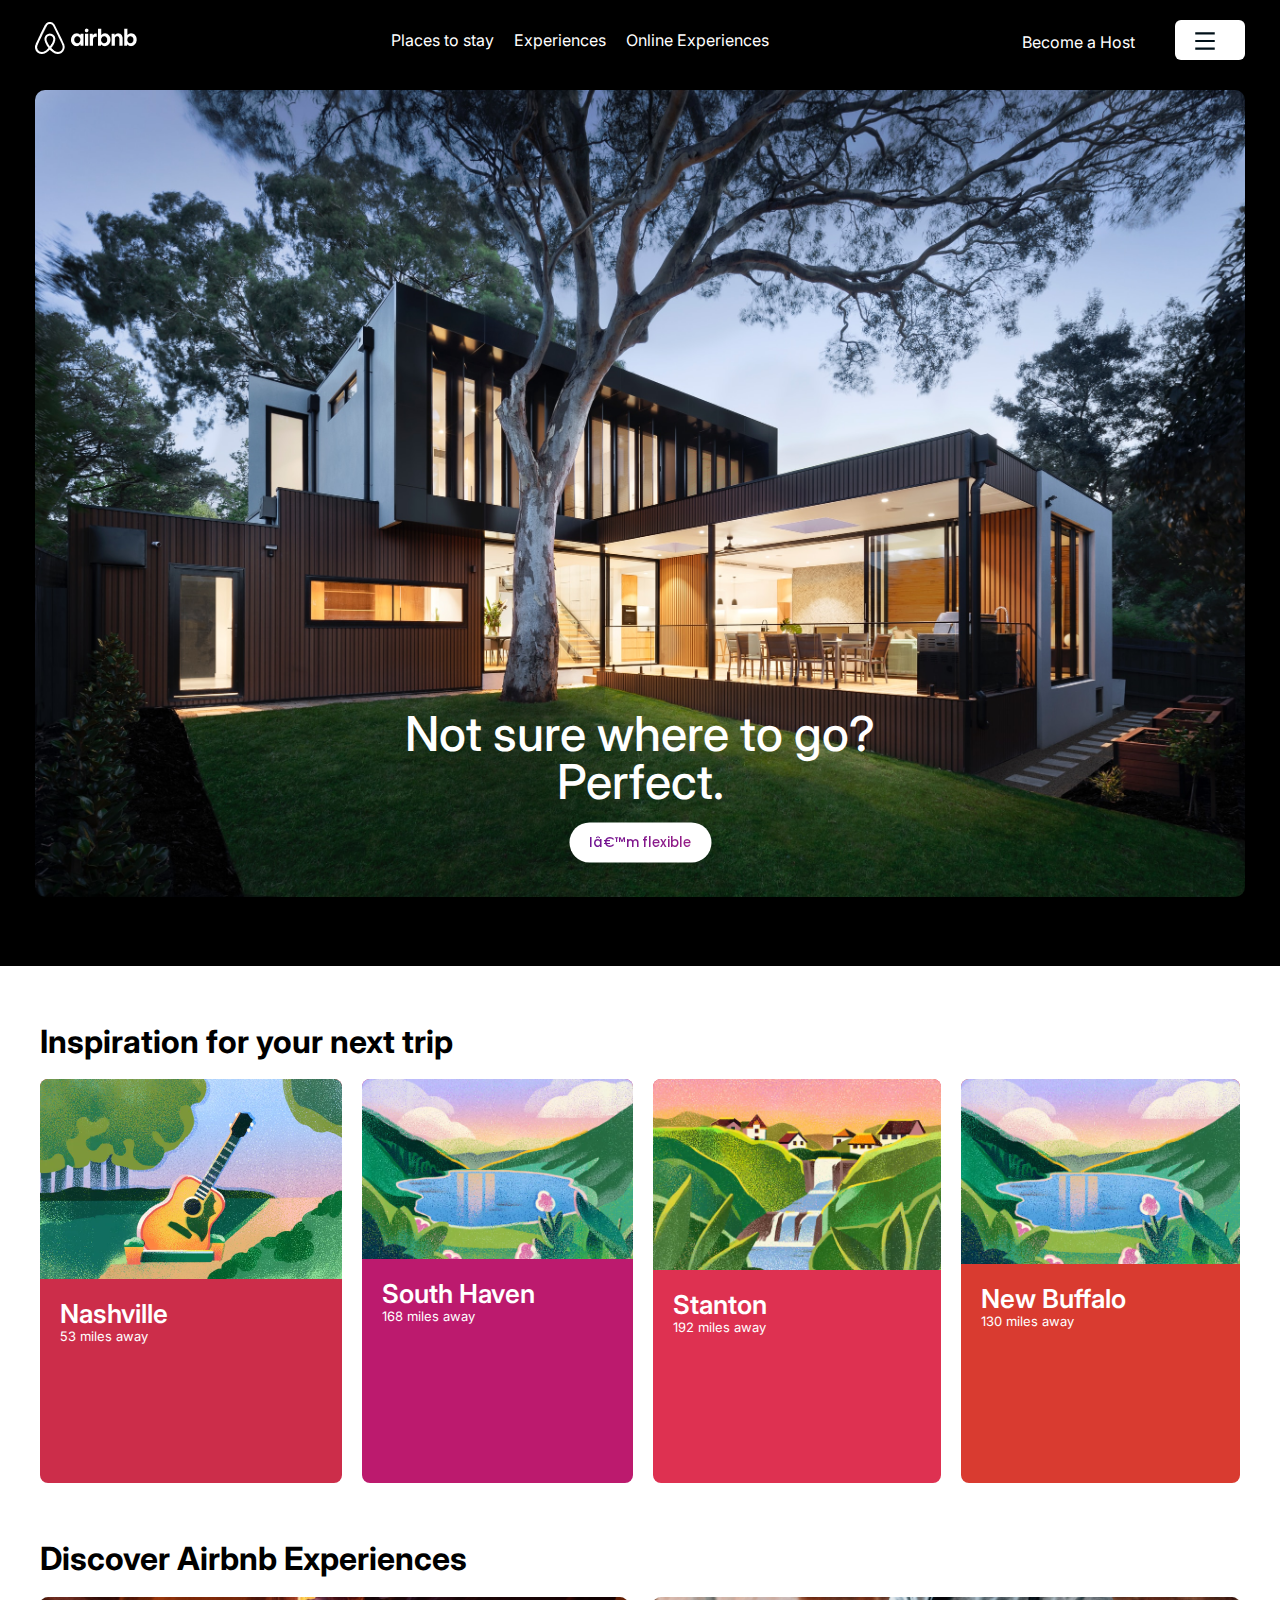
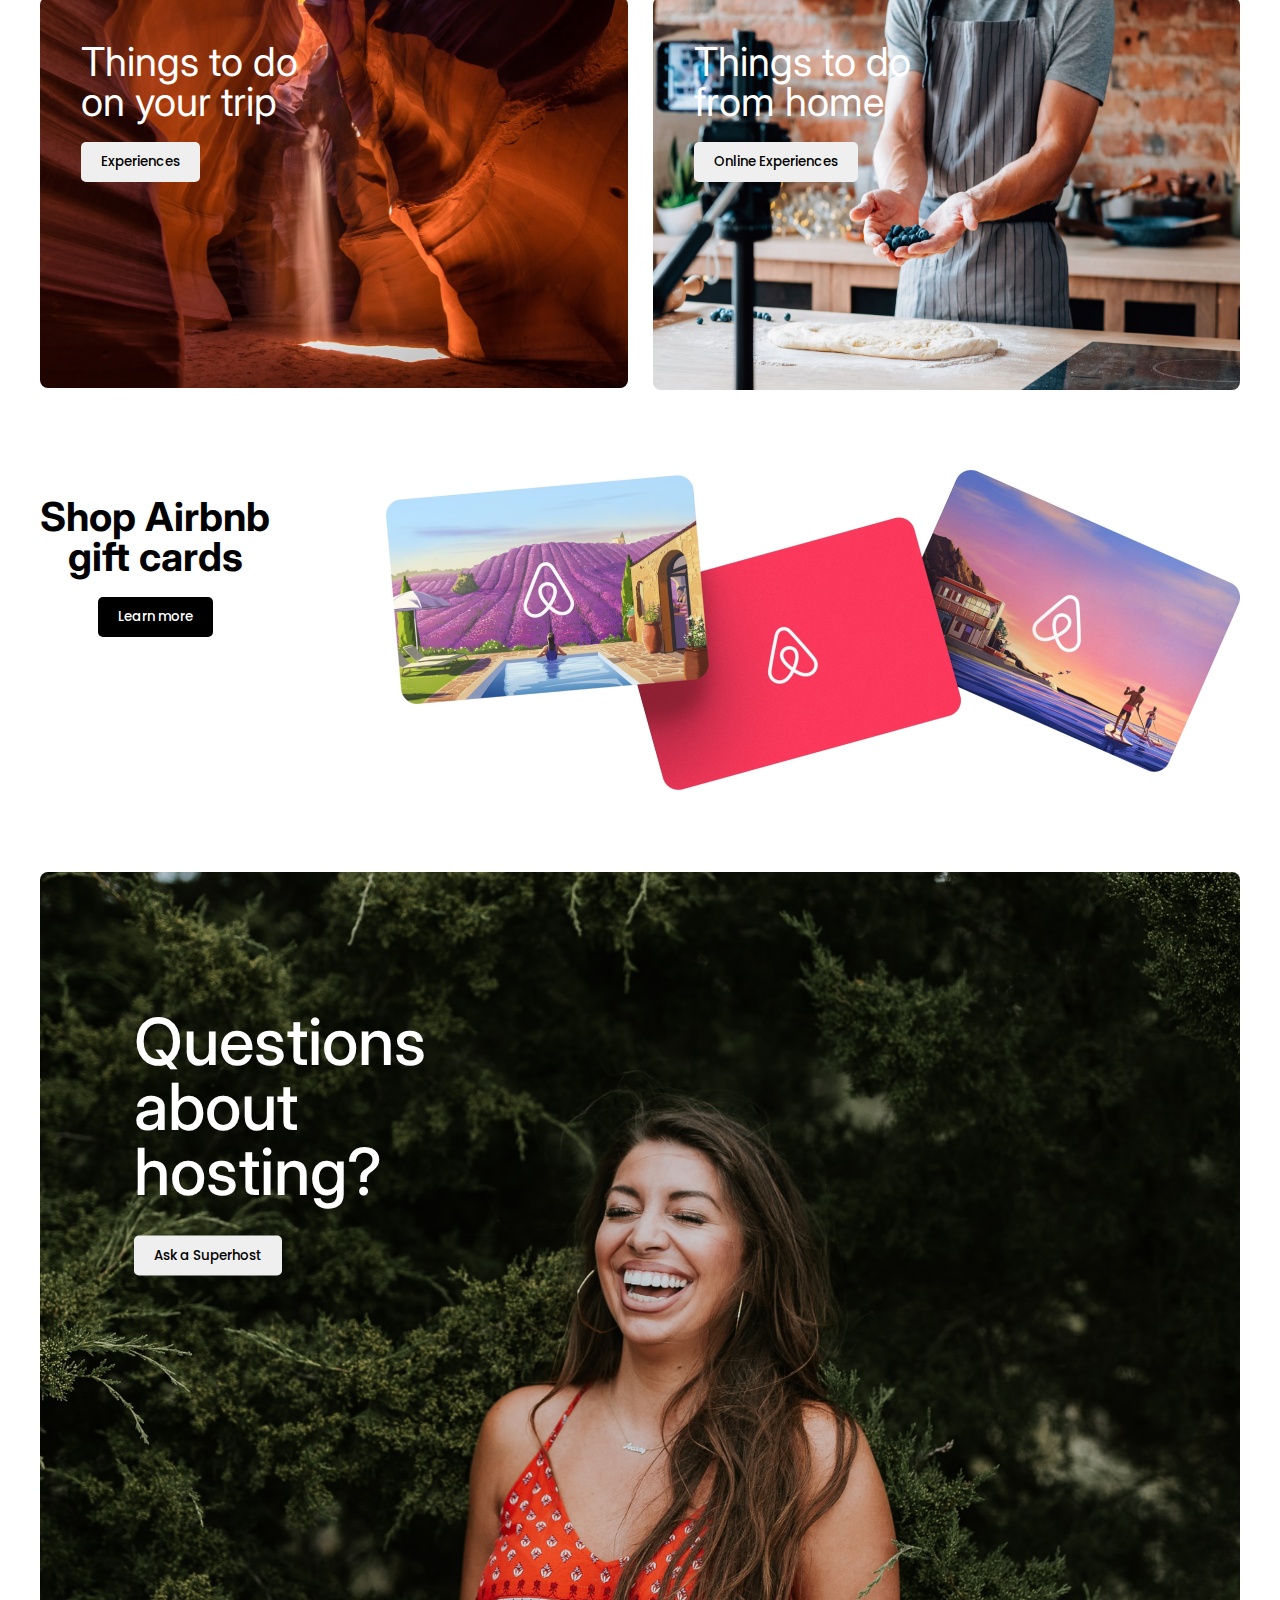
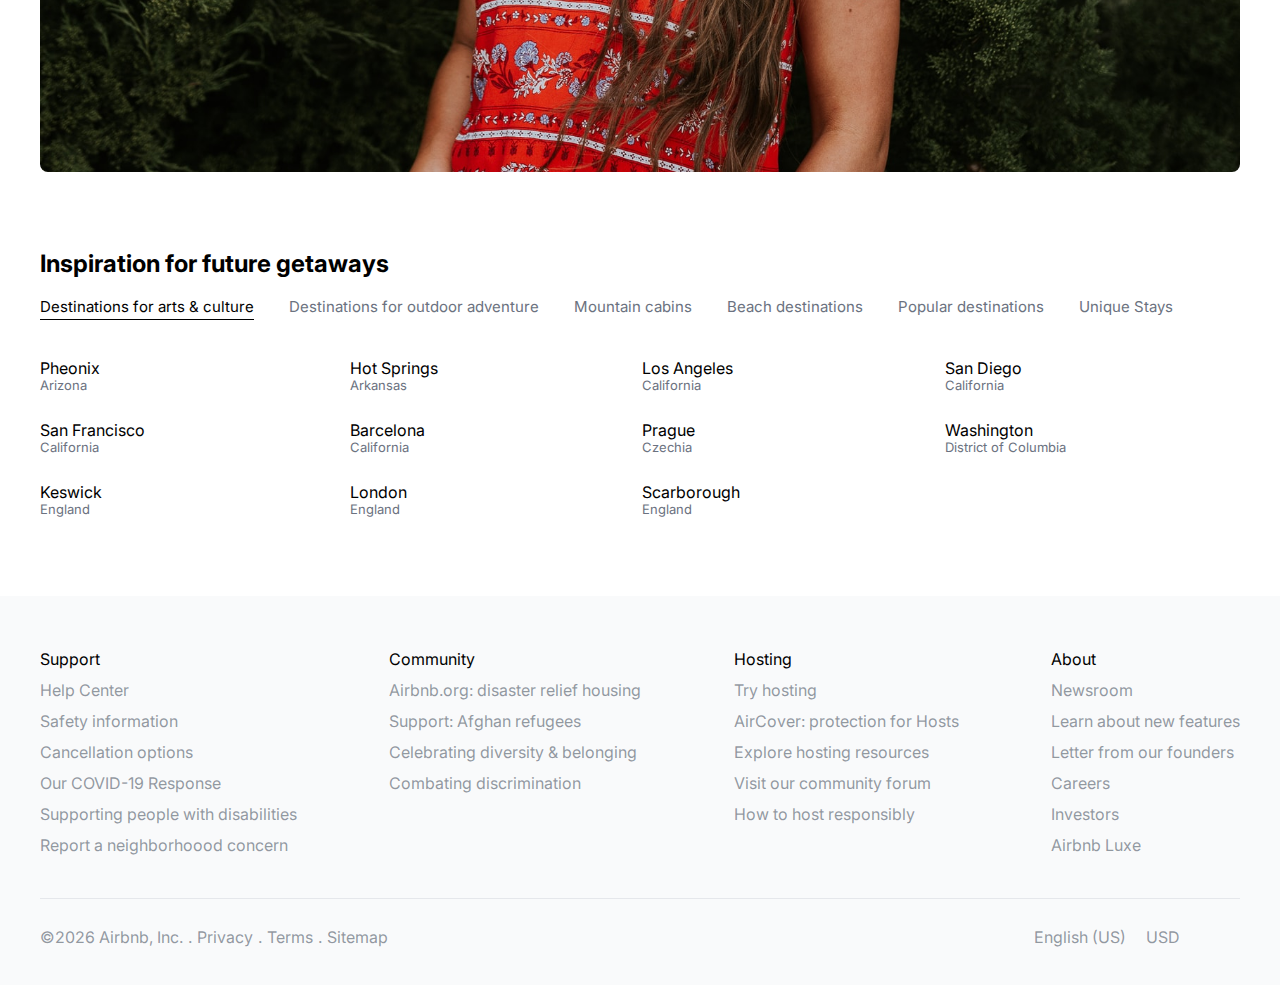
<file: index.html>
<!DOCTYPE html>
<html lang="en">

<head>
    <meta http-equiv="Content-Type" content="text/html; charset=" UTF-8">
    <meta name="viewport" content="width=device-width, initial-scale=1.0">
    <title>Find Homes on Airbnb</title>
    <link rel="icon" href="./images/airbnbFavicon.ico">
    <link rel="preconnect" href="https://fonts.googleapis.com">
    <link rel="preconnect" href="https://fonts.gstatic.com" crossorigin>
    <link
        href="https://fonts.googleapis.com/css2?family=Inter:wght@400;600&family=Poppins:wght@500;600;700&display=swap"
        rel="stylesheet">
    <link rel="stylesheet" href="style.css">
    <link rel="stylesheet"
        href="https://cdnjs.cloudflare.com/ajax/libs/font-awesome/6.4.2/css/all.min.css"
        integrity="sha512-z3gLpd7yknf1YoNbCzqRKc4qyor8gaKU1qmn+CShxbuBusANI9QpRohGBreCFkKxLhei6S9CQXFEbbKuqLg0DA=="
        crossorigin="anonymous" referrerpolicy="no-referrer" />
   
</head>

<body>
    <header>
        <nav id="userMenu" class="menuList">
            <!-- <div class="hamburgerMenu mobile"> -->
            </div>
            <div class="logo">
                <a class="airbnbLogo" href="#"><img src="./images/airbnbLogoWhite.png" alt="logo"></a>
            </div>
            <article class="menuAndProfile">
                <ul>
                    <li><a href="#" id="placesToStay">Places to stay</a></li>
                    <li><a href="#" id="experiences">Experiences</a></li>
                    <li><a href="#" id="onlineExperiences">Online Experiences</a></li>
                </ul>
                </article>
                <article class="miscLinks">
                <div id="becomeAHost"><a href="#aboutHosting">Become a Host</a></div>
                <div id="globe">
                    <i class="fa-solid fa-globe"></i>
                </div>
                <div id="userName"><svg id="hamburgerMenu" width="20" height="18" viewBox="0 0 20 18" fill="none"
                        xmlns="http://www.w3.org/2000/svg">
                        <path fill-rule="evenodd" clip-rule="evenodd"
                            d="M0.25 0.333374H19.75V2.50004H0.25V0.333374ZM0.25 7.91671H19.75V10.0834H0.25V7.91671ZM19.75 15.5H0.25V17.6667H19.75V15.5Z"
                            fill="#001018" />
                    </svg><i class="fa-solid fa-user" style="color: #e3e5e8;"></i></div>
                    <div id="slider">
                        <ul>
                            <li><a href="#">Messages</a></li>
                            <li><a href="#">Trips</a></li>
                            <li><a href="#">Wishlist</a></li>
                        </ul>
                    </div>
            </article>
        </nav>
        <!-- <section class="searchBar" id="searchBar1"> -->
            <form class="searchBar" id="searchBar1" action="./searchLanding.html" method="POST">
                <article>
                    <label for="location">Location</label>
                    <input id="location" type="search" placeholder="Where are you going">
                </article>
                <article>
                    <label for="checkIn">Check in</label>
                    <input id="checkIn" type="date" placeholder="Add dates">
                </article>
                <article>
                    <label for="checkOut">Check out</label>
                    <input id="checkOut" type="date" placeholder="Add dates">
                </article>
                <article>
                    <label for="guests">Guests</label>
                    <input id="guests" type="number" placeholder="Add guests">
                </article>
                <span type="submit" id="submit1"><i class="fa-solid fa-magnifying-glass"></i></span>
            </form>
           
            <!-- <button id="searchBtn">Search</button> -->
        <!-- </section> -->

        <!-- <section class="searchBar" id="searchBar2"> -->
            <form class="searchBar" id="searchBar2" action="./searchLanding.html" method="POST">
                <article>
                    <label for="expDestination">Where</label>
                    <input id="expDestination" type="search" placeholder="Search destinations">
                </article>
                <article>
                    <label for="expDate">Date</label>
                    <input id="expDate" type="date" placeholder="Add dates">
                </article>
                <article>
                    <label for="guests">Who</label>
                    <input id="expguests" type="number" placeholder="Add guests">
                </article>
                <span type="submit" id="submit2"><i class="fa-solid fa-magnifying-glass"></i></span>
            </form>
            <!-- <button id="searchBtn">Search</button> -->
        <!-- </section> -->
        <section id="banner">
            <img class="" src="./images/bannerImage.jpg" alt="banner image">
            <!-- <img class="mobile" src="mobileBanner.png" alt="banner image"> -->
            <span class="welcomeText">Not sure where to go? Perfect.<br>
                <span class=btnWrapper><button class="bannerBtn">I’m flexible</button></span></span>
        </section>
    </header>
    <main>
        

        <section id="inspoForNextTrip">
            <h1 class="secTitle">Inspiration for your next trip</h1>
            <ul id="cityCards">
                <li>
                    <img src="./images/music.png" alt="music">
                    <div class="cityDescription">
                        <span class="cityName">Nashville</span>
                        <span class="distance">53 miles away</span>
                    </div>
                </li>
                <li>
                    <img src="./images/pond.png" alt="pond">
                    <div class="cityDescription">
                        <span class="cityName">South Haven</span>
                        <span class="distance">168 miles away</span>
                    </div>
                </li>
                <li>
                    <img src="./images/farm.png" alt="farm">
                    <div class="cityDescription">
                        <span class="cityName">Stanton</span>
                        <span class="distance">192 miles away</span>
                    </div>
                </li>
                <li>
                    <img src="./images/pond.png" alt="pond">
                    <div class="cityDescription">
                        <span class="cityName">New Buffalo</span>
                        <span class="distance">130 miles away</span>
                    </div>
                </li>
            </ul>
        </section>
        <section id="discoverExperiences">
            <h1 class="secTitle">Discover Airbnb Experiences</h1>
            <ul id="experiencesCard">
                <li>
                    <img src="./images/landscape.jpeg" alt="landscape">
                    <div class="experiencesDetails">
                        <span class="thingsTodo">Things to do<br>on your trip</span>
                        <button class="exp">Experiences</button>
                    </div>
                </li>
                <li>
                    <img src="./images/cooking.jpg" alt="landscape">
                    <div class="experiencesDetails">
                        <span class="thingsTodo">Things to do<br>from home</span>
                        <button class="exp">Online Experiences</button>
                    </div>
                </li>
            </ul>
        </section>
        <section id="shopAirbnb">
            <article>
                <h1 class="secTitle">
                    Shop Airbnb<br>gift cards
                </h1>
                <button class="learnMore">Learn more</button>
            </article>
            <article>
                <img src="./images/giftCards.png" alt="gift cards airbnb">
            </article>

        </section>
        <section id="aboutHosting">
            <!-- <img class="desk" src="./images/hosting.jpeg" alt="hosting image"> -->
            <!-- <img class="mobile" src="mobileBanner.png" alt="banner image"> -->
            <span class="welcomeText">Questions<br>about<br>hosting?<br>
                <button class="abtHostingBtn">Ask a Superhost</button></span>
        </section>
        <section id="inspoForFutureGateways">
            <h2>Inspiration for future getaways</h2>
            <ul id="destinationsList">
                <li id="artsAndCulture" class="active">Destinations for arts & culture</li>
                <li id="outdoorAdventures">Destinations for outdoor adventure</li>
                <li id="mountainCabins">Mountain cabins</li>
                <li id="beachDestinations">Beach destinations</li>
                <li id="popularDestinations">Popular destinations</li>
                <li id="uniqueStays">Unique Stays</li>
            </ul>

            <ul id="artsAndCultureList" class="futureGatewaysDetails active">
                <li>
                    Pheonix<br><span>Arizona</span>
                </li>
                <li>
                    Hot Springs<br><span>Arkansas</span>
                </li>
                <li>
                    Los Angeles<br><span>California</span>
                </li>
                <li>
                    San Diego<br><span>California</span>
                </li>
                <li>
                    San Francisco<br><span>California</span>
                </li>
                <li>
                    Barcelona<br><span>California</span>
                </li>
                <li>
                    Prague<br><span>Czechia</span>
                </li>
                <li>
                    Washington<br><span>District of Columbia</span>
                </li>
                <li>
                    Keswick<br><span>England</span>
                </li>
                <li>
                    London<br><span>England</span>
                </li>
                <li>
                    Scarborough<br><span>England</span>
                </li>
                <a id="showMoreCities">Show more</a>
            </ul>

            <ul id="outdoorAdventuresList" class="futureGatewaysDetails">
                <li>
                    Davison<br><span>Michigan</span>
                </li>
                <li>
                    Kalamazoo<br><span>Michigan</span>
                </li>
                <li>
                    Forgee<br><span>Tenesse</span>
                </li>
                <li>
                    Manali<br><span>India</span>
                </li>
                <li>
                    Gudauri<br><span>Georgia</span>
                </li>
                <li>
                    Paklok<br><span>Thailand</span>
                </li>
                <li>
                    Cape Yamu<br><span>Thailand</span>
                </li>
                <li>
                    Washington<br><span>District of Columbia</span>
                </li>
                <a id="showMoreCities">Show more</a>
            </ul>

            <ul id="mountainCabinsList" class="futureGatewaysDetails">
                <li>
                    Davison<br><span>Michigan</span>
                </li>
                <li>
                    Kalamazoo<br><span>Michigan</span>
                </li>
                <li>
                    Forgee<br><span>Tenesse</span>
                </li>
                <li>
                    Manali<br><span>India</span>
                </li>
                <li>
                    Gudauri<br><span>Georgia</span>
                </li>
                <li>
                    Paklok<br><span>Thailand</span>
                </li>
                <li>
                    Cape Yamu<br><span>Thailand</span>
                </li>
                <li>
                    Washington<br><span>District of Columbia</span>
                </li>
                <li>
                    Keswick<br><span>England</span>
                </li>
                <li>
                    London<br><span>England</span>
                </li>
                <li>
                    Scarborough<br><span>England</span>
                </li>
                <a id="showMoreCities">Show more</a>
            </ul>

            <ul id="beachDestinationsList" class="futureGatewaysDetails">
                <li>
                    Baa Atoll<br><span>Maldives</span>
                </li>
                <li>
                    Meeru Islands<br><span>Maldives</span>
                </li>
                <li>
                    Hikkaduwa<br><span>Sri Lanka</span>
                </li>
                <li>
                    Kamala, Kathu<br><span>Thailand</span>
                </li>
                <li>
                    Phuket<br><span>Thailand</span>
                </li>
                <li>
                    Mandrem<br><span>India</span>
                </li>
                <li>
                    Kochi<br><span>India</span>
                </li>
                <li>
                    Washington<br><span>District of Columbia</span>
                </li>
                <li>
                    Galle<br><span>Sri Lanka</span>
                </li>
                <li>
                    Goa<br><span>India</span>
                </li>
                <li>
                    Male<br><span>Maldives</span>
                </li>
                <a id="showMoreCities">Show more</a>
            </ul>

            <ul id="popularDestinationsList" class="futureGatewaysDetails">
                <li>
                    Goa<br><span>India</span>
                </li>
                <li>
                    Forgee<br><span>Tenesse</span>
                </li>
                <li>
                    San Francisco<br><span>California</span>
                </li>
                <li>
                    Barcelona<br><span>California</span>
                </li>
                <li>
                    Phuket<br><span>Thailand</span>
                </li>
                <li>
                    Mandrem<br><span>India</span>
                </li>
                <li>
                    Kochi<br><span>India</span>
                </li>
                <li>
                    Washington<br><span>District of Columbia</span>
                </li>
                <li>
                    Galle<br><span>Sri Lanka</span>
                </li>
                <li>
                    Goa<br><span>India</span>
                </li>
                <li>
                    Male<br><span>Maldives</span>
                </li>
                <a id="showMoreCities">Show more</a>
            </ul>

            <ul id="uniqueStaysList" class="futureGatewaysDetails">
                <li>
                    Dubai<br><span>UAE</span>
                </li>
                <li>
                    New York<br><span>New York</span>
                </li>
                <li>
                    Male<br><span>Maldives</span>
                </li>
                <li>
                    Barcelona<br><span>California</span>
                </li>
                <li>
                    Phuket<br><span>Thailand</span>
                </li>
                <li>
                    Washington<br><span>District of Columbia</span>
                </li>
                <li>
                    Galle<br><span>Sri Lanka</span>
                </li>
                <li>
                    Sutton<br><span>UK</span>
                </li>
                <li>
                    Maasai Mara<br><span>Kenya</span>
                </li>
                <a id="showMoreCities">Show more</a>
            </ul>
        </section>

    </main>
    <footer>
        <section id="upperFooter">
            <ul id="supportLinksList">
                <li>
                    Support
                </li>
                <li><a href="#">Help Center</a></li>
                <li><a href="#">Safety information</a></li>
                <li><a href="#">Cancellation options</a></li>
                <li><a href="#">Our COVID-19 Response</a></li>
                <li><a href="#">Supporting people with disabilities</a></li>
                <li><a href="#">Report a neighborhoood concern</a></li>
            </ul>
            <ul id="communityLinksList">
                <li>
                    Community
                </li>
                <li><a href="#">Airbnb.org: disaster relief housing</a></li>
                <li><a href="#">Support: Afghan refugees</a></li>
                <li><a href="#">Celebrating diversity & belonging</a></li>
                <li><a href="#">Combating discrimination</a></li>
            </ul>
            <ul id="hostingLinksList">
                <li>
                    Hosting
                </li>
                <li><a href="#">Try hosting</a></li>
                <li><a href="#">AirCover: protection for Hosts</a></li>
                <li><a href="#">Explore hosting resources</a></li>
                <li><a href="#">Visit our community forum</a></li>
                <li><a href="#">How to host responsibly</a></li>
            </ul>
            <ul id="aboutLinksList">
                <li>
                    About
                </li>
                <li><a href="#">Newsroom</a></li>
                <li><a href="#">Learn about new features</a></li>
                <li><a href="#">Letter from our founders</a></li>
                <li><a href="#">Careers</a></li>
                <li><a href="#">Investors</a></li>
                <li><a href="#">Airbnb Luxe</a></li>
            </ul>
        </section>
        <section id="lowerFooter">
            <article>
                <span>&copy;<span id="year"></span> Airbnb, Inc. </span>
                <span class="seperator">.</span>
                <span><a href="#" target="_blank">Privacy</a></span>
                <span class="seperator">.</span>
                <span><a href="#" target="_blank">Terms</a></span>
                <span class="seperator">.</span>
                <span><a href="#" target="_blank">Sitemap</a></span>
            </article>

            <article>
                <span>
                    <i class="fa-solid fa-globe"></i>
                    <span>English (US)</span>
                </span>
                <span>
                    <i class="fa-solid fa-dollar-sign"></i>
                    <span>USD</span>
                </span>
                <span><a href="#" target="_blank"><i class="fa-brands fa-facebook"></i></a></span>
                <span><a href="#" target="_blank"><i class="fa-brands fa-x-twitter"></i></a></span>
                <span><a href="#" target="_blank"><i class="fa-brands fa-instagram"></i></a></span>
            </article>
        </section>
    </footer>
    <script src="./scripts.js" type="text/javascript"></script>
</body>

</html>
</file>
<file: style.css>
body {
    margin: 0;
    padding: 0;
    /* font-family: 'Poppins', sans-serif; */
    background: #fff;
    color: #000;
    font-family: 'Inter', sans-serif;
    line-height: 1;
    box-sizing: border-box;
}

* {
    box-sizing: border-box;
    -webkit-appearance: none;
}

html {
    scroll-behavior: smooth
}

img {
    max-width: 100%;
    height: auto;
    width: 100%;
}

ul {
    margin: 0;
    padding: 0;
    list-style: none;
}

a {
    text-decoration: none;
    color: #fff;
    transition: all 0.2s ease-out;
}

header {
    padding: 20px 15px 0;
    width: 100%;
    color: #fff;
    font-family: Inter;
    font-size: 24px;
    font-weight: 400;
    /* line-height: 29px; */
    letter-spacing: 0em;
    text-align: center;
    background: #000;
}

header nav {
    display: flex;
    justify-content: space-between;
    margin: 0 auto 25px;
}

#hamburgerMenu {
    cursor: pointer;
    z-index: 10;
    margin: 4px 10px 0 0;
    vertical-align: top;
}

.logo {
    z-index: 10;
}
input[type="date"]::-webkit-inner-spin-button,
input[type="date"]::-webkit-calendar-picker-indicator {
    background: transparent;
    bottom: 0;
    color: transparent;
    cursor: pointer;
    height: auto;
    left: 0;
    position: absolute;
    right: 0;
    top: 0;
    width: auto;
}

.menuAndProfile ul li a.active:after,
.menuAndProfile ul li a:hover:after {
    content: "___";
    width: 20px;
    display: block;
    position: absolute;
    bottom: -10px;
    left: 50%;
    font-weight: 900;
    transform: translateX(-50%);
}


main {
    padding: 10px;
}

header h1 {
    margin: 0;
    padding: 20px;
    font-size: 24px;
    text-transform: capitalize;
}

.searchBar {
    color: #000;
    display: none;
    gap: 15px;
    background: #fff;
    grid-template-columns: auto auto auto;
    margin: 20px auto 35px;
    border-radius: 30px;
    max-width: 70%;
    align-items: center;
}

/* .searchBar.show{
    display: grid;
} */

div#userName {
    position: static;
    right: auto;
    top: auto;
    background: #fff;
    padding: 8px 20px;
    border-radius: 6px;
}

.menuAndProfile {
    display: none;
}

.menuList ul {
    display: list-item;
    margin: 150px auto 0;
    text-align: center;
    padding: 0;
    list-style: none;
}

ul#cityCards,
#shopAirbnb {
    list-style: none;
}

ul#cityCards li {
    border-radius: 8px;
    background: #CC2D4A;
    padding: 0 0 120px;
    margin: 30px 0;
}

ul#cityCards li img {
    border-radius: 8px 8px 0 0;
}

.menuList ul li {
    margin: 45px;
    font-size: 25px;
}

.futureGatewaysDetails,
#slider {
    display: none;
}
#slider {
    position: absolute;
    top: 39px;
    right: 0;
    background: #DE3151;
    padding: 9px;
    border-radius: 0 0 5px 5px;
    z-index: 10;
    text-align: left;
}
#slider ul{
   display: block;
   margin-top: 0;
}
#slider ul li{
    font-size:12px;
    text-align: left;
    padding: 5px;
    margin: 0;
}
.miscLinks{
    position: relative;
    display: flex;
    gap: 20px;
    align-items: center;
}

.futureGatewaysDetails.active {
    display: grid;
    grid-template-columns: auto auto;
    gap: 30px;
    margin: 40px auto 30px;
}

img.profilePic {
    width: 35px;
    height: 35px;
    border-radius: 50%;
    vertical-align: middle;
    margin: 0 10px 0 0px;
}

span.welcomeText {
    position: absolute;
    top: auto;
    left: 50%;
    bottom: 9%;
    max-width: 100%;
    transform: translate(-50%, -50%);
    color: #fff;
    text-align: center;
    font-size: 24px;
    font-weight: 500;
    letter-spacing: 0px;
}

.searchBar h4 {
    font-weight: 500;
    font-size: 15px;
    margin: 5px;
}

section#banner {
    position: relative;
    padding: 0 0 30px;
}

section#banner img {
    border-radius: 10px;
}

.menuAndProfile li a,
#becomeAHost a {
    font-size: 12px;
    /* padding: 5px; */
    position: relative;
}

.searchBar input {
    background: #fff;
    color: #000;
    border: none;
    /* grid-column: 1/ span 2; */
    font-size: 11px;
    /* text-indent: 5px; */
    border-radius: 5px;
    padding: 12px 5px 0;
    text-align: left;
    -webkit-appearance: none;
}

button {
    font-family: 'Poppins';
    font-weight: 500;
    -webkit-appearance: none;
    border: none;
    cursor: pointer;
    border-radius: 5px;
    padding: 10px 20px;
    transition: all 0.5s ease-out;
}

.searchBar input:focus {
    outline: none;
}

#experiencesCard li img {
    border-radius: 8px;
    height: -webkit-fill-available;
}

#experiencesCard li {
    position: relative;
    margin: 20px auto;
}

#experiencesCard li .experiencesDetails {
    position: absolute;
    top: 15%;
    left: 7%;
    /* width:100%; */
    transform: translateY(-10%);
}

i.fa-solid.fa-user {
    font-size: 18px;
}

span.cityName {
    display: block;
    font-size: 26px;
    color: #fff;
    font-weight: 600;
}

span.distance {
    font-size: 13px;
    font-weight: 400;
    color: #fff;
}

.cityDescription {
    padding: 20px;
}

ul#cityCards li:nth-child(2) {
    background: #BC1A6E;
}

ul#cityCards li:nth-child(3) {
    background: #DE3151;
}

ul#cityCards li:nth-child(4) {
    background: #D93B30;
}

section#inspoForNextTrip,
section#shopAirbnb {
    margin: 60px auto;
}

section#shopAirbnb .secTitle {
    font-size: 40px;
    margin-bottom: 20px;
}

section#shopAirbnb {
    justify-content: space-between;
    margin: 80px auto;
    text-align: center;
}

#shopAirbnb article {
    margin: 20px 0;
}

button.learnMore {
    background: #000;
    color: #fff;
}

#aboutHosting {
    height: 100vh;
    background: url(./images/hosting.jpeg) no-repeat;
    position: relative;
    background-position: center 61%;
    background-size: cover;
    border-radius: 8px;
}

#aboutHosting span.welcomeText {
    font-size: 65px;
    text-align: left;
    top: 20%;
    left: 45%;
    transform: translate(-50%, -50%);
    bottom: auto;
}

#inspoForFutureGateways {
    margin: 80px auto;
}

footer {
    background: #F9FAFB;
    padding: 40px 15px;
}

section#lowerFooter article:last-child {
    gap: 20px;
    display: flex;
}

section#lowerFooter article:first-child {
    display: flex;
    gap: 5px;
    margin: 0 0 20px 0;
}

span.thingsTodo {
    color: #fff;
    font-size: 40px;
    display: block;
    margin: 0 0 20px 0;
}

button.bannerBtn {
    border-radius: 20px;
    background: linear-gradient(90deg, #671296 -1.23%, #9E1F83 100.62%);
    /* position: absolute; */
    -webkit-text-fill-color: transparent;
    -webkit-background-clip: text;
}

span.btnWrapper {
    line-height: 1;
    background: #fff;
    padding: 0;
    display: inline-block;
    font-size: initial;
    border-radius: 20px;
}

ul#destinationsList {
    display: flex;
    gap: 20px;
    justify-content: flex-start;
    font-size: 15px;
    margin: 10px auto 20px;
    flex-wrap: wrap;
}

.futureGatewaysDetails span {
    color: #6B7280;
    font-size: 13px;
}

.futureGatewaysDetails li {
    font-size: 16px;
}

#destinationsList li {
    color: #6B7280;
    line-height: 1.5;
    transition: all 0.5s ease;
    cursor: pointer;
}

#destinationsList li:hover {
    color: #000;
}

#destinationsList li.active {
    color: #000;
    border-bottom: 1px solid;
}

footer a {
    color: rgba(75, 85, 99, 0.6);
}

footer a:hover {
    color: #000;
    text-decoration: underline;
}

section#lowerFooter {
    display: flex;
    justify-content: space-between;
    padding: 30px 0 0 0;
    border-top: 1px solid #E5E7EB;
    color: rgba(75, 85, 99, 0.6);
    flex-wrap: wrap;
}

section#upperFooter {
    padding: 0 0 30px;
    display: flex;
    justify-content: space-between;
    gap: 20px;
    flex-wrap: wrap;
}

section#upperFooter li {
    margin: 15px auto;
}

span.seperator {
    vertical-align: text-top;
}
.searchBar article label {
    position: absolute;
    color: #000;
    font-size: 12px;
    top: 8px;
    left: 50px;
    width: 100%;
    transform: translateX(-55%);
    font-weight: 700;
}
#searchBar2 article label{
    left: 45px;
}
.searchBar article  {
    position: relative;
    display: inline-grid;
    padding: 10px;
}
.searchBar span{
    color:#fff;
    background: #DE3151;
    border-radius: 35px;
    font-size: 15px;
    margin: 5px;
    text-align: center;
    align-items: center;
    padding: 20px 0px;
    cursor: pointer;
}
@media only screen and (min-width:768px) {
    .desk {
        display: block;
    }

    footer {
        padding: 40px;
    }

    header {
        padding: 20px 35px 0;
    }

    #experiencesCard {
        display: grid;
        grid-template-columns: auto auto;
        gap: 25px;
    }

    #aboutHosting span.welcomeText {
        top: 30%;
        left: 25%;
    }

    ul#cityCards,
    #shopAirbnb {
        display: grid;
        list-style: none;
        gap: 20px;
        grid-template-columns: auto auto auto auto;
    }
    #shopAirbnb{
        grid-template-columns: auto auto;  
    }
    ul#cityCards li,
    #experiencesCard li,
    #shopAirbnb article,
    section#lowerFooter article:first-child {
        margin: 0;
    }

    .menuAndProfile,
    .miscLinks {
        display: flex;
        justify-content: space-between;
        flex-direction: row;
        gap: 60px;
        /* position: static; */
        top: auto;
        left: auto;
        height: auto;
        width: auto;
        align-items: center;
    }

    .miscLinks {
        gap: 20px;
    }

    .menuList ul {
        list-style-type: none;
        display: flex;
        flex-wrap: nowrap;
        margin: 0;
        padding: 0;
        font-size: 13px;
        align-items: baseline;
    }

    .futureGatewaysDetails.active {
        grid-template-columns: auto auto auto auto;
    }

    .menuList ul li {
        margin: 0 10px;
        font-size: 15px;
    }

    #globe i {
        cursor: pointer;
    }

    .menuList ul li a:hover,
    .miscLinks a:hover,
    #globe i:hover,
    #hamburgerMenu:hover,
    button:hover {
        opacity: 0.7;
    }

    .menuList ul li:first-child {
        margin-left: 0;
    }

    .menuList ul li:last-child {
        margin-right: 0;
    }

    .mobile {
        display: none;
    }

    main {
        padding: 0 15px 20px;
    }

    header nav {
        display: flex;
        flex-wrap: wrap;
        align-content: center;
        justify-content: space-between;
        gap: 20px;
        align-items: center;
        margin: 0 auto;
    }

    .searchBar {
        grid-template-columns: auto auto auto auto auto;
    }
    #searchBar2{
        grid-template-columns: auto auto auto auto;
        max-width: 55%;
    }

    section#banner {
        position: relative;
        padding: 30px 0 65px;
    }

    footer {
        padding: 40px 15px;
    }
}

@media only screen and (min-width:1024px) {
    span.welcomeText {
        font-size: 48px;
        bottom: 3%;
    }

    .menuAndProfile li a,
    #becomeAHost a {
        font-size: 16px;
    }

    ul#destinationsList {
        gap: 35px;
    }

    #aboutHosting span.welcomeText {
        left: 20%;
    }
    main{
        padding: 0 40px;
    }

    .searchLanding main {
        display: flex;
        align-items: self-start;
        gap: 20px;
        justify-content: space-between;
        padding: 0 0 20px 40px;
    }

    footer {
        padding: 40px;
    }
}
</file>
